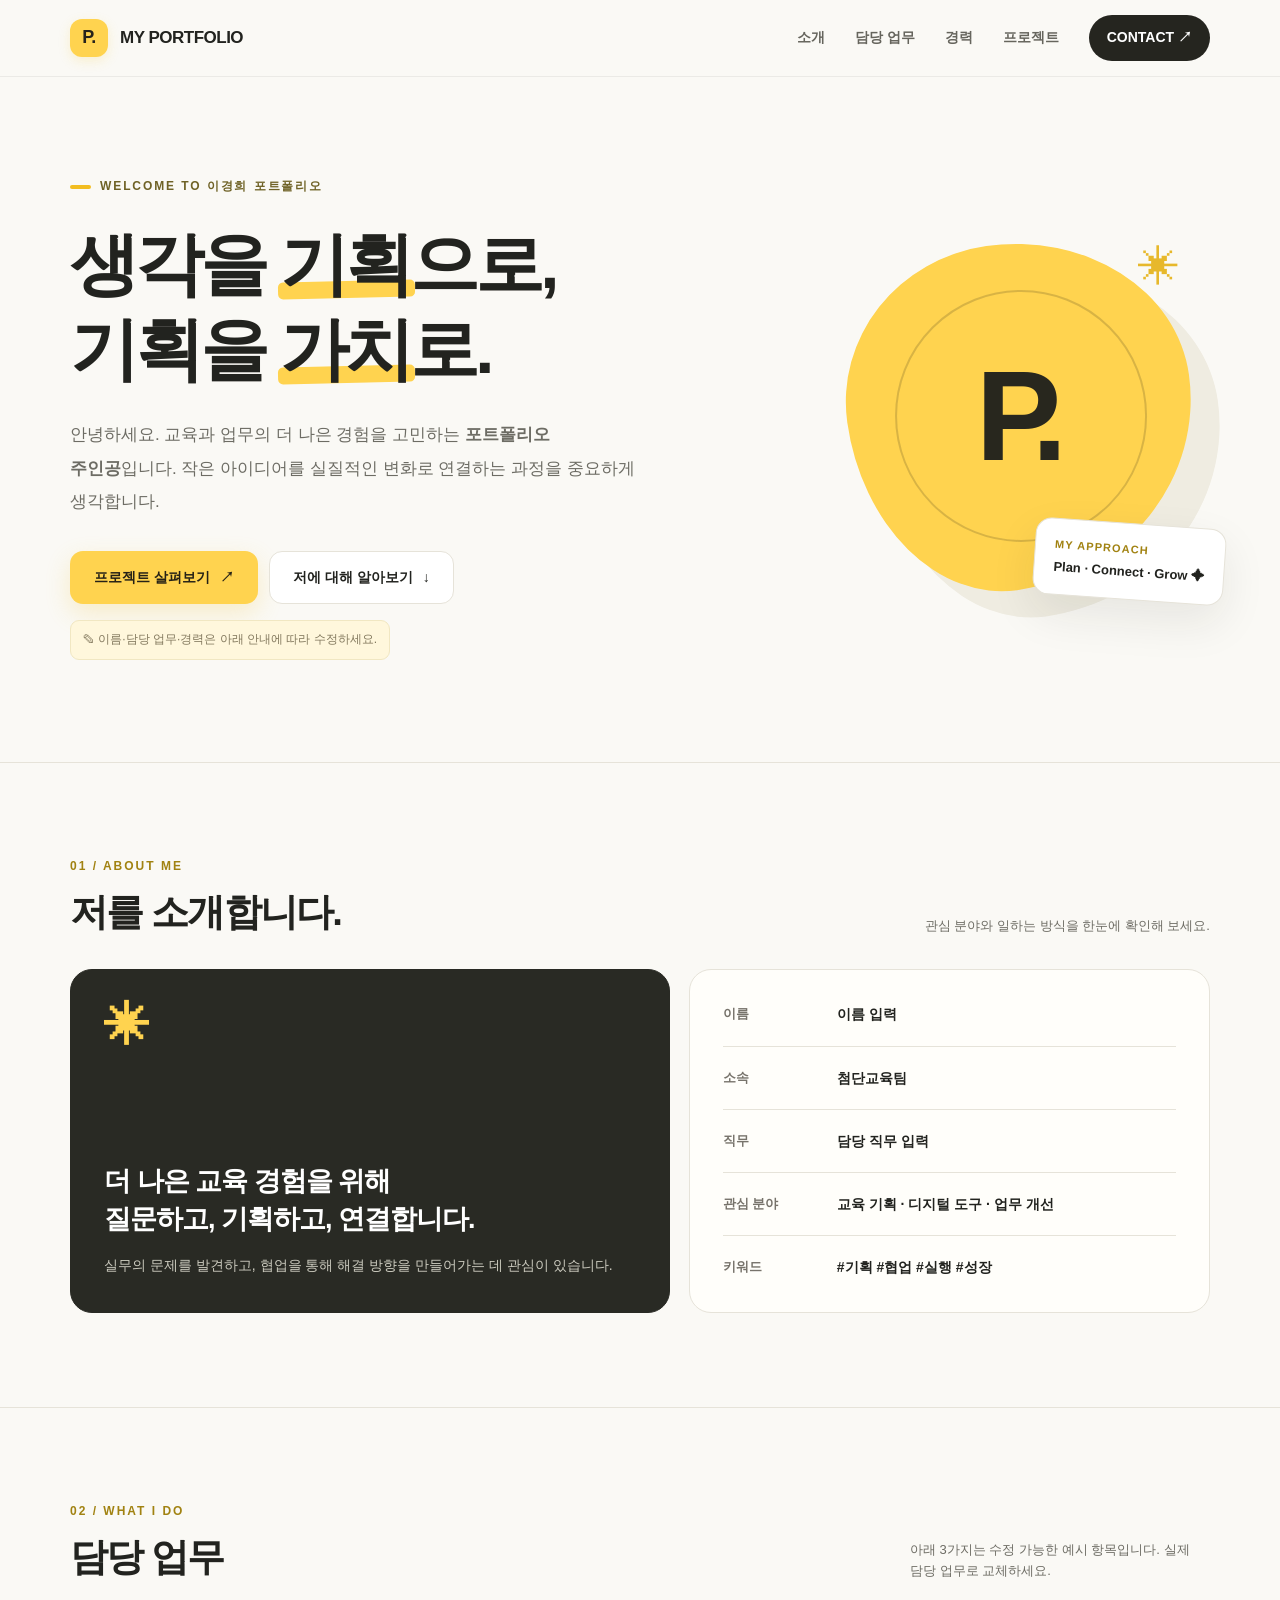
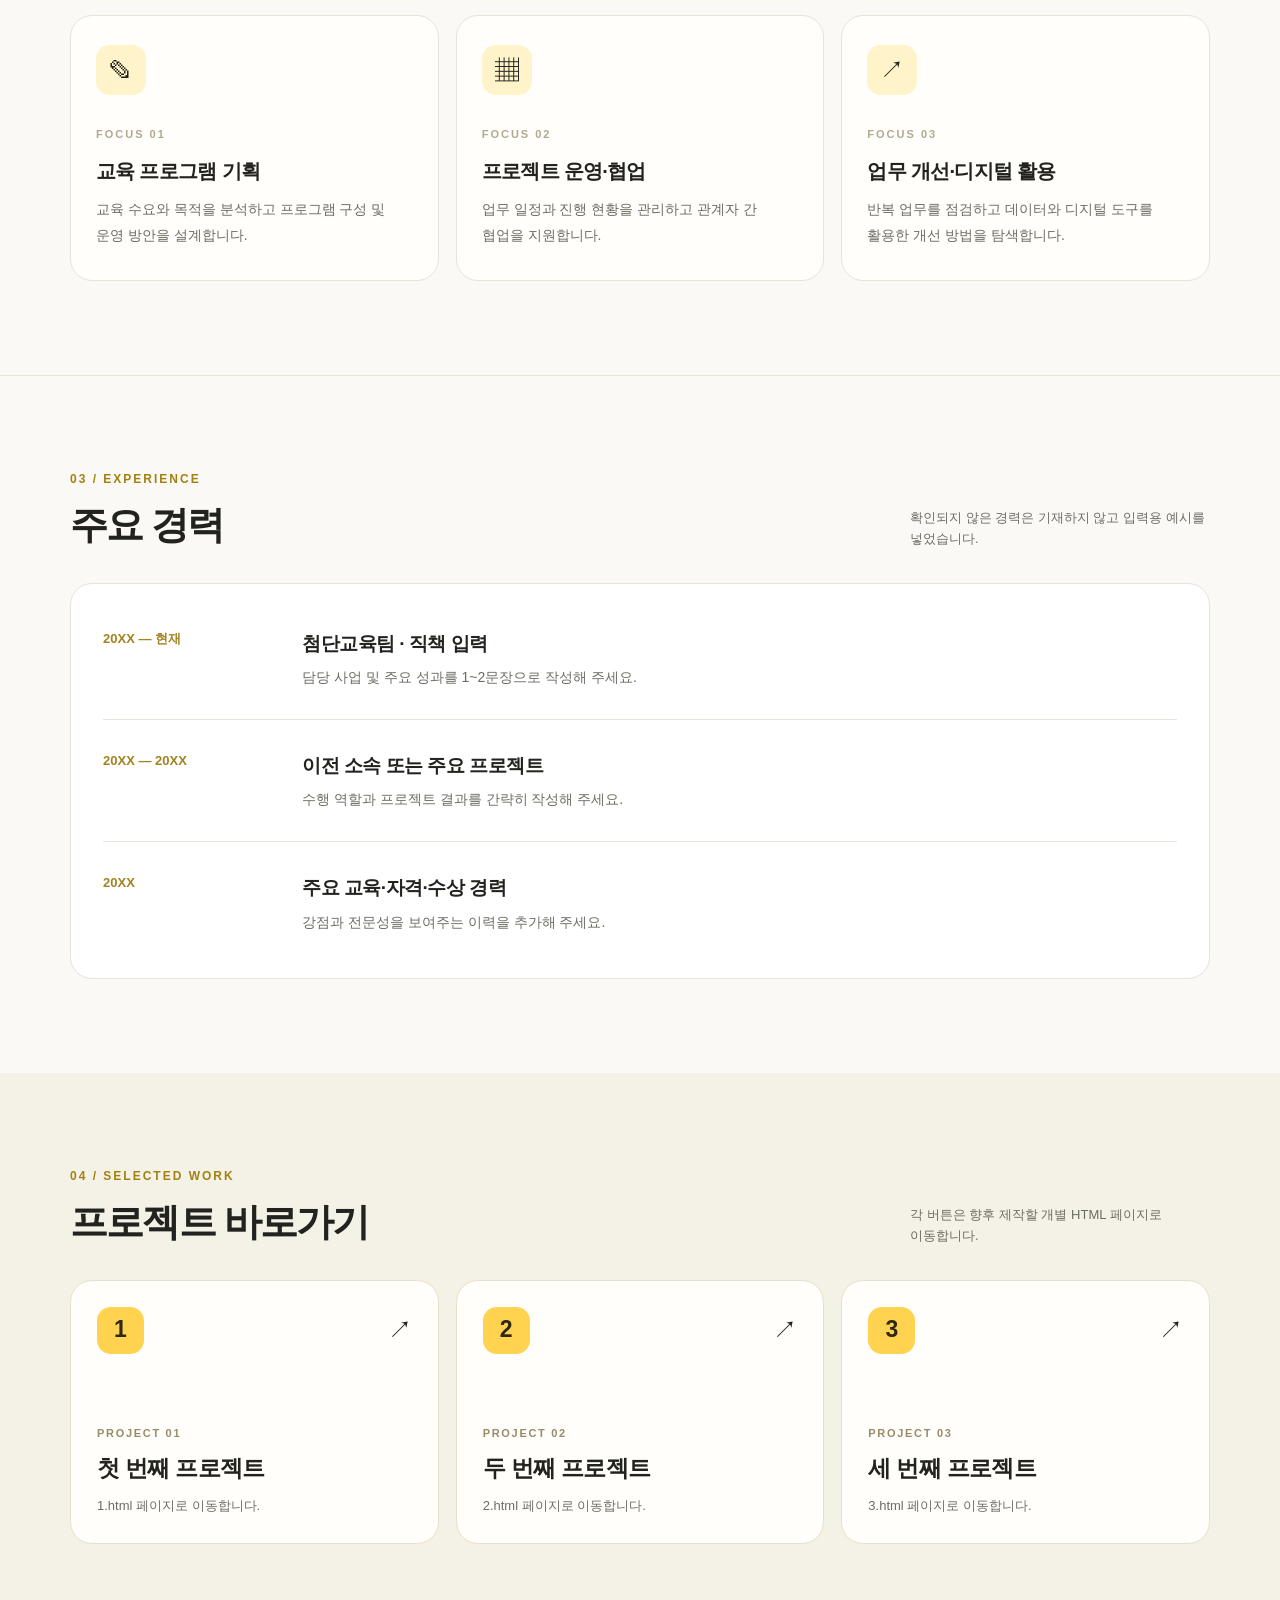
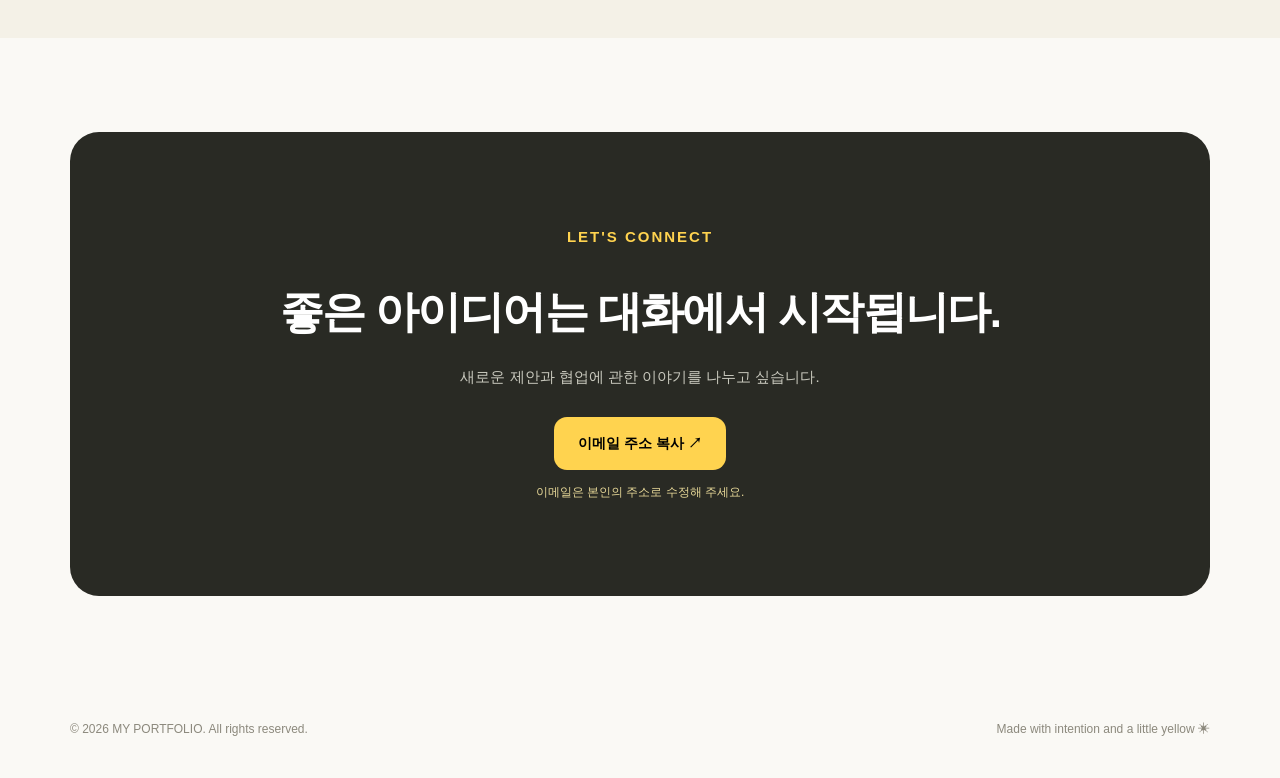
<file: index.html>
<!DOCTYPE html>
<html lang="ko">
<head>
  <meta charset="UTF-8" />
  <meta name="viewport" content="width=device-width, initial-scale=1.0" />
  <meta name="theme-color" content="#f8c948" />
  <meta name="description" content="교육의 가능성을 기획하고 실행하는 사람의 포트폴리오" />
  <title>Portfolio | 나의 포트폴리오</title>
  <style>
    :root { --bg:#faf9f5; --surface:#fffefa; --ink:#22231f; --sub:#6d6c64; --line:#e6e3d9; --yellow:#ffd34f; --yellow-strong:#f2bd20; --dark:#25251f; --radius:22px; }
    * { box-sizing:border-box; }
    html { scroll-behavior:smooth; }
    body { margin:0; background:var(--bg); color:var(--ink); font-family:Pretendard,"Noto Sans KR","Apple SD Gothic Neo",-apple-system,BlinkMacSystemFont,"Segoe UI",sans-serif; line-height:1.65; word-break:keep-all; }
    a { color:inherit; text-decoration:none; }
    button { font:inherit; }
    ::selection { background:#ffe58e; color:#1f1e17; }
    .wrap { width:min(1140px,calc(100% - 56px)); margin:auto; }
    .topbar { position:sticky; top:0; z-index:100; background:rgba(250,249,245,.88); backdrop-filter:blur(18px); border-bottom:1px solid rgba(40,40,30,.07); }
    .nav { min-height:76px; display:flex; align-items:center; justify-content:space-between; gap:24px; }
    .logo { display:flex; align-items:center; gap:12px; font-weight:850; font-size:17px; letter-spacing:-.5px; white-space:nowrap; }
    .logo-mark { display:grid; place-items:center; width:38px; height:38px; border-radius:12px; background:var(--yellow); color:#26231b; font-size:18px; font-weight:900; box-shadow:0 4px 12px #f5c93d35; }
    .navlinks { display:flex; align-items:center; gap:30px; font-size:14px; font-weight:700; color:#66655d; }
    .navlinks a { transition:color .2s; }
    .navlinks a:hover, .navlinks a:focus-visible { color:#141410; }
    .nav-cta { padding:11px 18px; border-radius:100px; background:var(--dark); color:#fff !important; transition:transform .18s,background .18s; }
    .nav-cta:hover { transform:translateY(-2px); background:#444133; }
    .hero { padding:94px 0 102px; position:relative; overflow:hidden; }
    .hero-grid { display:grid; grid-template-columns:1.3fr .7fr; align-items:center; gap:55px; }
    .eyebrow { display:inline-flex; align-items:center; gap:9px; font-weight:800; letter-spacing:1.9px; color:#6f6226; font-size:12px; text-transform:uppercase; }
    .eyebrow:before { content:""; display:inline-block; width:21px; height:4px; background:var(--yellow-strong); border-radius:5px; }
    h1,h2,h3,p { margin-top:0; }
    h1 { font-size:clamp(44px,5.4vw,75px); font-weight:850; line-height:1.23; letter-spacing:-4px; margin:25px 0 26px; }
    .highlight { position:relative; white-space:nowrap; z-index:0; }
    .highlight:after { content:""; position:absolute; left:-2px; right:-5px; height:17px; bottom:5px; background:var(--yellow); z-index:-1; border-radius:5px; transform:rotate(-1.3deg); }
    .hero-sub { max-width:590px; font-size:17px; line-height:1.95; color:var(--sub); margin-bottom:33px; }
    .hero-actions { display:flex; flex-wrap:wrap; gap:11px; }
    .btn { display:inline-flex; align-items:center; justify-content:center; gap:10px; padding:14px 23px; min-height:50px; border:1px solid transparent; border-radius:13px; font-weight:800; font-size:14px; transition:transform .18s,box-shadow .18s,background .18s; cursor:pointer; }
    .btn:hover { transform:translateY(-3px); }
    .btn:active { transform:translateY(0) scale(.98); }
    .btn-primary { background:var(--yellow); color:#252116; box-shadow:0 9px 25px #f3c3393d; }
    .btn-primary:hover { background:#ffca30; box-shadow:0 12px 30px #f3c33955; }
    .btn-outline { border-color:var(--line); background:#fff; }
    .btn-outline:hover { border-color:#c7b76a; }
    .hero-visual { min-height:405px; position:relative; display:grid; place-items:center; }
    .orb { width:min(100%,345px); aspect-ratio:1; background:var(--yellow); border-radius:47% 53% 58% 42%/45% 45% 55% 55%; position:relative; display:grid; place-items:center; transform:rotate(-8deg); box-shadow:25px 30px 0 #efece1; }
    .orb-inner { width:73%; aspect-ratio:1; border:2px solid #342d1930; border-radius:50%; display:grid; place-items:center; transform:rotate(8deg); }
    .monogram { font-size:clamp(90px,10vw,138px); letter-spacing:-13px; line-height:1; font-weight:900; color:#28271e; padding-right:12px; }
    .floating-note { position:absolute; right:-15px; bottom:18px; padding:16px 19px; background:#fff; border:1px solid var(--line); box-shadow:0 18px 45px #25251c16; border-radius:16px; transform:rotate(4deg); font-size:13px; font-weight:700; }
    .floating-note span { color:#a18211; display:block; font-size:11px; letter-spacing:1.1px; margin-bottom:3px; }
    .spark { position:absolute; top:20px; right:30px; font-size:42px; color:#e7b82b; }
    .divider { border:0; border-top:1px solid var(--line); margin:0; }
    section.section { padding:94px 0; scroll-margin-top:85px; }
    .section-head { display:flex; justify-content:space-between; align-items:end; gap:30px; margin-bottom:33px; }
    .section-label { color:#a18211; font-size:12px; font-weight:850; letter-spacing:2px; text-transform:uppercase; margin-bottom:10px; }
    .section-head h2 { font-size:clamp(29px,3vw,39px); letter-spacing:-1.8px; line-height:1.3; margin:0; }
    .section-note { font-size:13px; color:var(--sub); max-width:300px; margin:0; }
    .about-grid { display:grid; grid-template-columns:1.07fr .93fr; gap:19px; }
    .panel { padding:33px; background:var(--surface); border:1px solid var(--line); border-radius:var(--radius); }
    .about-main { background:#292a24; color:#fff; border-color:#292a24; min-height:275px; display:flex; flex-direction:column; justify-content:space-between; }
    .about-main .symbol { color:var(--yellow); font-size:46px; line-height:1; font-weight:900; }
    .about-main h3 { font-size:27px; letter-spacing:-1px; line-height:1.4; margin:20px 0 14px; }
    .about-main p { margin:0; color:#cbcabe; font-size:14px; line-height:1.9; }
    .info-list { display:grid; gap:20px; }
    .info-row { display:grid; grid-template-columns:96px 1fr; gap:18px; padding-bottom:19px; border-bottom:1px solid var(--line); font-size:14px; }
    .info-row:last-child { border:0; padding:0; }
    .info-row strong { color:#77736b; font-size:13px; }
    .info-row span { font-weight:750; }
    .work-grid { display:grid; grid-template-columns:repeat(3,minmax(0,1fr)); gap:17px; }
    .work-card { background:var(--surface); border:1px solid var(--line); border-radius:var(--radius); padding:29px 25px 31px; transition:transform .2s,border-color .2s,box-shadow .2s; }
    .work-card:hover { transform:translateY(-5px); border-color:#ebc756; box-shadow:0 14px 34px #27231a09; }
    .work-icon { display:grid; place-items:center; width:50px; height:50px; background:#fff3c9; border-radius:14px; font-size:24px; margin-bottom:25px; }
    .work-num { color:#b1a892; font-size:11px; font-weight:850; letter-spacing:2px; }
    .work-card h3 { font-size:20px; letter-spacing:-.7px; margin:9px 0; }
    .work-card p { margin:0; color:var(--sub); font-size:14px; line-height:1.85; }
    .career-box { background:#fff; border:1px solid var(--line); border-radius:var(--radius); padding:14px 32px; }
    .career-item { display:grid; grid-template-columns:172px 1fr; gap:27px; padding:30px 0; border-bottom:1px solid var(--line); }
    .career-item:last-child { border-bottom:none; }
    .career-time { font-size:13px; font-weight:850; color:#a18321; }
    .career-item h3 { font-size:19px; letter-spacing:-.5px; margin:0 0 7px; }
    .career-item p { color:var(--sub); font-size:14px; margin:0; }
    .project-section { background:#f4f1e7; }
    .projects { display:grid; grid-template-columns:repeat(3,minmax(0,1fr)); gap:17px; }
    .project { display:flex; flex-direction:column; padding:26px; border:1px solid #e7e0cc; background:#fffefa; border-radius:var(--radius); transition:transform .2s,box-shadow .2s,border-color .2s; min-height:264px; }
    .project:hover { transform:translateY(-6px); box-shadow:0 17px 33px #2d281013; border-color:#e7bd37; }
    .project:active { transform:translateY(-1px) scale(.99); }
    .project-top { display:flex; justify-content:space-between; align-items:center; }
    .project-number { display:grid; place-items:center; width:47px; height:47px; border-radius:14px; background:var(--yellow); color:#2e2817; font-size:23px; font-weight:900; }
    .project-arrow { font-size:24px; transition:transform .2s; }
    .project:hover .project-arrow { transform:translate(3px,-3px); }
    .project-body { margin-top:auto; padding-top:35px; }
    .project-body small { color:#988b69; font-size:11px; font-weight:850; letter-spacing:1.7px; }
    .project-body h3 { font-size:23px; letter-spacing:-.7px; margin:5px 0 7px; }
    .project-body p { font-size:13px; color:var(--sub); margin:0; }
    .contact { text-align:center; padding:93px 25px; background:#292a24; color:white; border-radius:29px; }
    .contact .section-label { color:var(--yellow); }
    .contact h2 { font-size:clamp(28px,3.7vw,44px); letter-spacing:-1.6px; margin:0 0 16px; }
    .contact p { font-size:15px; color:#c9c9be; margin:0 0 27px; }
    .contact .btn { background:var(--yellow); }
    footer { padding:30px 0 39px; display:flex; justify-content:space-between; align-items:center; gap:15px; font-size:12px; color:#8c897d; }
    .editable-note { font-size:12px; color:#83795e; display:inline-flex; align-items:center; gap:6px; padding:9px 12px; background:#fff7dc; border:1px solid #f1e7c2; border-radius:9px; margin-top:16px; }
    :focus-visible { outline:3px solid #d99e0b; outline-offset:4px; }
    @media(max-width:900px) { .hero-grid { gap:24px; } .hero-visual { min-height:330px; } .orb { max-width:285px; } .work-grid,.projects { gap:12px; } .work-card,.project { padding:23px 20px; } }
    @media(max-width:700px) { .wrap { width:min(100% - 36px,520px); } .nav { min-height:68px; } .logo { font-size:15px; } .navlinks { gap:12px; } .navlinks a:not(.nav-cta) { display:none; } .nav-cta { font-size:12px; padding:9px 13px; } .hero { padding:66px 0 69px; } .hero-grid { grid-template-columns:1fr; } h1 { letter-spacing:-2.7px; } .hero-sub { font-size:15px; } .hero-visual { min-height:275px; margin:18px 0 0; } .orb { max-width:245px; box-shadow:15px 19px 0 #efece1; } .monogram { font-size:95px; } .floating-note { bottom:0; right:0; } section.section { padding:68px 0; } .section-head { display:block; } .section-note { margin-top:12px; } .about-grid,.work-grid,.projects { grid-template-columns:1fr; } .panel { padding:26px; } .about-main { min-height:230px; } .work-card { min-height:0; } .work-icon { margin-bottom:17px; } .career-box { padding:4px 22px; } .career-item { grid-template-columns:1fr; gap:8px; padding:23px 0; } .project { min-height:205px; } .project-body { padding-top:23px; } .contact { padding:69px 20px; border-radius:22px; } footer { flex-direction:column; align-items:flex-start; } }
    @media(prefers-reduced-motion:reduce) { *,*:before,*:after { scroll-behavior:auto !important; transition:none !important; animation:none !important; } }
  </style>
</head>
<body>
  <header class="topbar">
    <nav class="wrap nav" aria-label="주 메뉴">
      <a class="logo" href="#home" aria-label="포트폴리오 홈"><span class="logo-mark">P.</span><span>MY PORTFOLIO</span></a>
      <div class="navlinks"><a href="#about">소개</a><a href="#work">담당 업무</a><a href="#career">경력</a><a href="#projects">프로젝트</a><a class="nav-cta" href="#contact">CONTACT ↗</a></div>
    </nav>
  </header>

  <main id="home">
    <section class="hero">
      <div class="wrap hero-grid">
        <div>
          <div class="eyebrow">WELCOME TO 이경희 포트폴리오</div>
          <h1>생각을 <span class="highlight">기획</span>으로,<br />기획을 <span class="highlight">가치</span>로.</h1>
          <p class="hero-sub">안녕하세요. 교육과 업무의 더 나은 경험을 고민하는 <strong>포트폴리오 주인공</strong>입니다. 작은 아이디어를 실질적인 변화로 연결하는 과정을 중요하게 생각합니다.</p>
          <div class="hero-actions"><a class="btn btn-primary" href="#projects">프로젝트 살펴보기 <span aria-hidden="true">↗</span></a><a class="btn btn-outline" href="#about">저에 대해 알아보기 <span aria-hidden="true">↓</span></a></div>
          <div class="editable-note">✎ 이름·담당 업무·경력은 아래 안내에 따라 수정하세요.</div>
        </div>
        <div class="hero-visual" aria-label="이니셜을 활용한 노란색 그래픽">
          <span class="spark" aria-hidden="true">✳</span>
          <div class="orb"><div class="orb-inner"><span class="monogram">P.</span></div></div>
          <div class="floating-note"><span>MY APPROACH</span>Plan · Connect · Grow ✦</div>
        </div>
      </div>
    </section>

    <hr class="divider" />
    <section class="section" id="about">
      <div class="wrap">
        <div class="section-head"><div><p class="section-label">01 / ABOUT ME</p><h2>저를 소개합니다.</h2></div><p class="section-note">관심 분야와 일하는 방식을 한눈에 확인해 보세요.</p></div>
        <div class="about-grid">
          <div class="panel about-main"><div class="symbol" aria-hidden="true">✳</div><div><h3>더 나은 교육 경험을 위해<br />질문하고, 기획하고, 연결합니다.</h3><p>실무의 문제를 발견하고, 협업을 통해 해결 방향을 만들어가는 데 관심이 있습니다.</p></div></div>
          <div class="panel"><div class="info-list"><div class="info-row"><strong>이름</strong><span>이름 입력</span></div><div class="info-row"><strong>소속</strong><span>첨단교육팀</span></div><div class="info-row"><strong>직무</strong><span>담당 직무 입력</span></div><div class="info-row"><strong>관심 분야</strong><span>교육 기획 · 디지털 도구 · 업무 개선</span></div><div class="info-row"><strong>키워드</strong><span>#기획 #협업 #실행 #성장</span></div></div></div>
        </div>
      </div>
    </section>

    <hr class="divider" />
    <section class="section" id="work">
      <div class="wrap">
        <div class="section-head"><div><p class="section-label">02 / WHAT I DO</p><h2>담당 업무</h2></div><p class="section-note">아래 3가지는 수정 가능한 예시 항목입니다. 실제 담당 업무로 교체하세요.</p></div>
        <div class="work-grid">
          <article class="work-card"><div class="work-icon" aria-hidden="true">✎</div><span class="work-num">FOCUS 01</span><h3>교육 프로그램 기획</h3><p>교육 수요와 목적을 분석하고 프로그램 구성 및 운영 방안을 설계합니다.</p></article>
          <article class="work-card"><div class="work-icon" aria-hidden="true">▦</div><span class="work-num">FOCUS 02</span><h3>프로젝트 운영·협업</h3><p>업무 일정과 진행 현황을 관리하고 관계자 간 협업을 지원합니다.</p></article>
          <article class="work-card"><div class="work-icon" aria-hidden="true">↗</div><span class="work-num">FOCUS 03</span><h3>업무 개선·디지털 활용</h3><p>반복 업무를 점검하고 데이터와 디지털 도구를 활용한 개선 방법을 탐색합니다.</p></article>
        </div>
      </div>
    </section>

    <hr class="divider" />
    <section class="section" id="career">
      <div class="wrap">
        <div class="section-head"><div><p class="section-label">03 / EXPERIENCE</p><h2>주요 경력</h2></div><p class="section-note">확인되지 않은 경력은 기재하지 않고 입력용 예시를 넣었습니다.</p></div>
        <div class="career-box">
          <div class="career-item"><div class="career-time">20XX — 현재</div><div><h3>첨단교육팀 · 직책 입력</h3><p>담당 사업 및 주요 성과를 1~2문장으로 작성해 주세요.</p></div></div>
          <div class="career-item"><div class="career-time">20XX — 20XX</div><div><h3>이전 소속 또는 주요 프로젝트</h3><p>수행 역할과 프로젝트 결과를 간략히 작성해 주세요.</p></div></div>
          <div class="career-item"><div class="career-time">20XX</div><div><h3>주요 교육·자격·수상 경력</h3><p>강점과 전문성을 보여주는 이력을 추가해 주세요.</p></div></div>
        </div>
      </div>
    </section>

    <section class="section project-section" id="projects">
      <div class="wrap">
        <div class="section-head"><div><p class="section-label">04 / SELECTED WORK</p><h2>프로젝트 바로가기</h2></div><p class="section-note">각 버튼은 향후 제작할 개별 HTML 페이지로 이동합니다.</p></div>
        <div class="projects">
          <a class="project" href="1.html" aria-label="프로젝트 1, 1.html로 이동"><div class="project-top"><span class="project-number">1</span><span class="project-arrow" aria-hidden="true">↗</span></div><div class="project-body"><small>PROJECT 01</small><h3>첫 번째 프로젝트</h3><p>1.html 페이지로 이동합니다.</p></div></a>
          <a class="project" href="2.html" aria-label="프로젝트 2, 2.html로 이동"><div class="project-top"><span class="project-number">2</span><span class="project-arrow" aria-hidden="true">↗</span></div><div class="project-body"><small>PROJECT 02</small><h3>두 번째 프로젝트</h3><p>2.html 페이지로 이동합니다.</p></div></a>
          <a class="project" href="3.html" aria-label="프로젝트 3, 3.html로 이동"><div class="project-top"><span class="project-number">3</span><span class="project-arrow" aria-hidden="true">↗</span></div><div class="project-body"><small>PROJECT 03</small><h3>세 번째 프로젝트</h3><p>3.html 페이지로 이동합니다.</p></div></a>
        </div>
      </div>
    </section>

    <section class="section" id="contact">
      <div class="wrap"><div class="contact"><p class="section-label">LET'S CONNECT</p><h2>좋은 아이디어는 대화에서 시작됩니다.</h2><p>새로운 제안과 협업에 관한 이야기를 나누고 싶습니다.</p><button type="button" class="btn" id="copyEmail" data-email="your-email@example.com">이메일 주소 복사 ↗</button><div id="copyStatus" role="status" aria-live="polite" style="font-size:12px;color:#e8d999;margin-top:13px;min-height:19px">이메일은 본인의 주소로 수정해 주세요.</div></div></div>
    </section>
  </main>

  <footer class="wrap"><span>© <span id="year">2026</span> MY PORTFOLIO. All rights reserved.</span><span>Made with intention and a little yellow ✳</span></footer>
  <script>
    document.getElementById('year').textContent = new Date().getFullYear();
    const copyButton = document.getElementById('copyEmail');
    const status = document.getElementById('copyStatus');
    copyButton.addEventListener('click', async () => {
      const email = copyButton.dataset.email;
      if (email === 'your-email@example.com') { status.textContent = 'HTML 파일에서 data-email 값을 실제 이메일로 변경해 주세요.'; return; }
      try { await navigator.clipboard.writeText(email); status.textContent = '이메일 주소가 복사되었습니다!'; copyButton.textContent = '복사 완료 ✓'; }
      catch (error) { status.textContent = '이메일 주소: ' + email; }
    });
  </script>
</body>
</html>
</file>
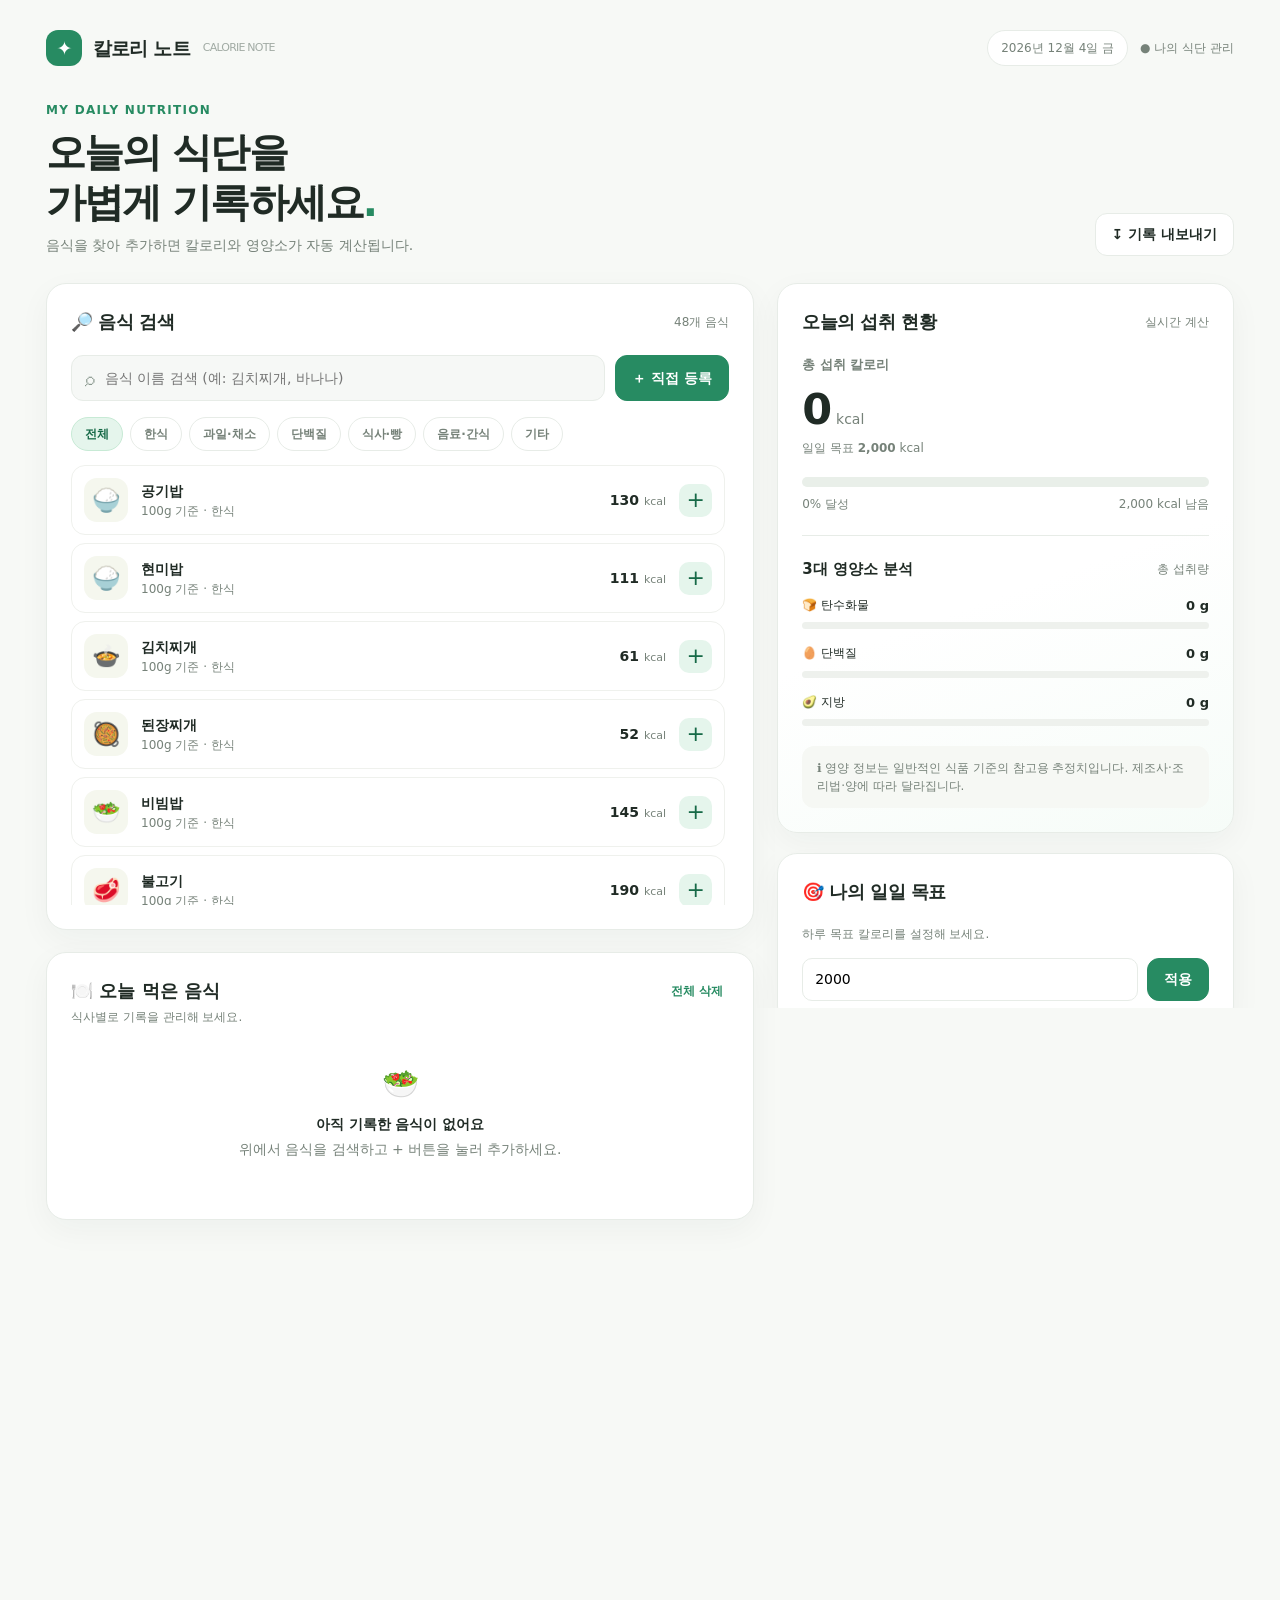
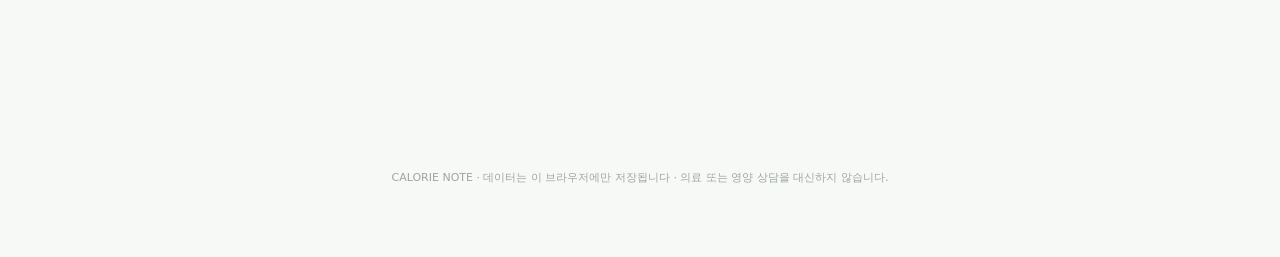
<file: 1.html>
<!DOCTYPE html>
<html lang="ko">
<head>
<meta charset="UTF-8" />
<meta name="viewport" content="width=device-width, initial-scale=1.0" />
<meta name="theme-color" content="#f8faf8" />
<title>칼로리 노트 | 음식 칼로리 계산기</title>
<style>
:root{--bg:#f7f9f6;--paper:#fff;--ink:#202b25;--sub:#768279;--line:#e7ece7;--accent:#278b62;--accent-d:#176a48;--accent-l:#e5f5ec;--orange:#f0a94e;--blue:#779adf;--shadow:0 10px 32px rgba(33,57,42,.045)}*{box-sizing:border-box}body{margin:0;background:var(--bg);color:var(--ink);font-family:Pretendard,'Apple SD Gothic Neo','Malgun Gothic',system-ui,sans-serif;font-size:14px;line-height:1.5}button,input,select{font:inherit}button{cursor:pointer}button:focus-visible,input:focus-visible,select:focus-visible{outline:3px solid #94d7b3;outline-offset:2px}.wrap{max-width:1240px;margin:auto;padding:30px 26px 70px}.top{display:flex;justify-content:space-between;align-items:center;margin-bottom:35px;gap:16px}.brand{display:flex;align-items:center;gap:11px;font-size:19px;font-weight:850;letter-spacing:-.8px}.logo{height:36px;width:36px;display:grid;place-items:center;background:var(--accent);color:#fff;border-radius:12px}.topright{display:flex;align-items:center;gap:12px;color:var(--sub)}.todaytag{padding:8px 13px;border:1px solid var(--line);border-radius:99px;background:white;font-size:12px}.hero{display:flex;justify-content:space-between;align-items:flex-end;gap:18px;margin-bottom:27px}.eyebrow{color:var(--accent);font-size:12px;font-weight:800;letter-spacing:1.3px}.hero h1{font-size:clamp(27px,3.3vw,40px);letter-spacing:-1.9px;line-height:1.25;margin:8px 0}.hero p{margin:0;color:var(--sub)}.btn{border:1px solid var(--line);background:white;color:var(--ink);padding:10px 16px;border-radius:12px;font-weight:750;transition:.15s}.btn:hover{transform:translateY(-1px);border-color:#9fcbaf}.btn:active{transform:scale(.97)}.btn.green{background:var(--accent);border-color:var(--accent);color:#fff}.btn.green:hover{background:var(--accent-d)}.layout{display:grid;grid-template-columns:minmax(0,1.55fr) minmax(320px,1fr);gap:23px;align-items:start}.card{background:var(--paper);border:1px solid var(--line);border-radius:20px;padding:24px;box-shadow:var(--shadow)}.sectionhead{display:flex;justify-content:space-between;align-items:center;margin-bottom:20px;gap:10px}.sectionhead h2{font-size:18px;letter-spacing:-.5px;margin:0}.muted{color:var(--sub);font-size:12px}.searchrow{display:flex;gap:10px}.searchbox{flex:1;display:flex;align-items:center;gap:8px;background:#f6f8f6;border:1px solid var(--line);padding:0 13px;border-radius:12px}.searchbox input{border:0;background:transparent;outline:0;min-width:0;width:100%;height:44px}.searchbox:focus-within{border-color:#74be95;background:#fff}.category{display:flex;gap:7px;overflow:auto;padding:16px 0 14px;scrollbar-width:thin}.chip{border:1px solid var(--line);border-radius:100px;padding:7px 13px;white-space:nowrap;background:#fff;color:var(--sub);font-size:12px;font-weight:700}.chip.active{background:var(--accent-l);border-color:#c7ead5;color:var(--accent-d)}.foods{display:grid;gap:8px;max-height:440px;overflow-y:auto;padding-right:4px}.food{display:flex;align-items:center;gap:13px;padding:12px;border:1px solid #eff1ed;border-radius:14px;transition:.15s}.food:hover{background:#f9fcfa;border-color:#cde7d7}.foodicon{flex:0 0 44px;height:44px;border-radius:13px;display:grid;place-items:center;background:#f5f7ee;font-size:23px}.foodinfo{flex:1;min-width:0}.foodname{font-weight:800;font-size:14px}.foodmeta{font-size:12px;color:var(--sub)}.foodcal{font-weight:850;white-space:nowrap;text-align:right}.foodcal span{font-weight:500;color:var(--sub);font-size:11px}.add{background:var(--accent-l);color:var(--accent-d);border:0;width:33px;height:33px;border-radius:10px;font-size:22px;line-height:1}.add:hover{background:#ccebd9}.lower{margin-top:22px}.mealhead{display:flex;justify-content:space-between;align-items:center;margin-bottom:16px}.mealhead h2{font-size:18px;margin:0}.smalllink{border:0;background:transparent;color:var(--accent);font-weight:750;font-size:12px}.mealgroup{margin:17px 0}.mealgroup-title{display:flex;justify-content:space-between;color:var(--sub);font-size:12px;font-weight:750;margin-bottom:9px}.entry{display:grid;grid-template-columns:minmax(0,1fr) auto auto;align-items:center;gap:10px;border-top:1px solid #f1f3f0;padding:11px 0}.entry-title{font-weight:750}.entry-sub{color:var(--sub);font-size:11px}.entry-cal{font-weight:800;min-width:58px;text-align:right}.delete{border:0;background:#fff0ef;color:#bf645c;border-radius:8px;width:27px;height:27px;font-size:17px}.summary{position:sticky;top:20px}.summary .card+.card{margin-top:20px}.summarycard{background:linear-gradient(160deg,#fff 55%,#f6fcf8)}.metriclabel{font-size:13px;color:var(--sub);font-weight:750}.metricmain{display:flex;align-items:baseline;gap:6px;margin:9px 0 0}.metricmain strong{font-size:43px;letter-spacing:-2px;line-height:1.2}.metricmain span{color:var(--sub)}.goaltext{color:var(--sub);font-size:12px;margin-top:4px}.progress{background:#e9efe9;height:10px;border-radius:99px;overflow:hidden;margin:20px 0 8px}.progress>div{height:100%;width:0;background:var(--accent);transition:width .3s;border-radius:99px}.progresslabels{display:flex;justify-content:space-between;color:var(--sub);font-size:12px}.divider{height:1px;background:var(--line);margin:22px 0}.macrohead{display:flex;justify-content:space-between;align-items:center;margin-bottom:15px}.macrohead h3{margin:0;font-size:15px}.macrorow{margin-bottom:15px}.macrolabel{display:flex;justify-content:space-between;margin-bottom:7px;font-size:12px}.macrolabel b{font-size:13px}.bar{height:7px;background:#eef1ed;border-radius:99px;overflow:hidden}.bar>div{height:100%;width:0;border-radius:99px;transition:width .3s}.carbs{background:#eeb257}.protein{background:#72a18d}.fat{background:#8299d5}.goalrow{display:flex;gap:9px;margin-top:15px}.goalrow input{min-width:0;flex:1;border:1px solid var(--line);padding:10px 12px;border-radius:10px;width:100%}.goalrow button{flex:none}.note{padding:13px 15px;background:#f6f8f4;border-radius:12px;color:var(--sub);font-size:12px;margin-top:20px}.empty{text-align:center;color:var(--sub);padding:35px 12px}.emptysym{font-size:30px;margin-bottom:8px}.empty strong{display:block;color:var(--ink);margin-bottom:4px}.foot{text-align:center;margin-top:30px;color:#9ca79f;font-size:11px}.overlay{position:fixed;inset:0;background:#1b2821a8;display:none;align-items:center;justify-content:center;padding:18px;z-index:20}.overlay.show{display:flex}.modal{width:min(100%,440px);max-height:92vh;overflow:auto;background:white;border-radius:22px;padding:26px;box-shadow:0 25px 60px #0002}.modalhead{display:flex;align-items:center;justify-content:space-between;margin-bottom:18px}.modalhead h2{margin:0;font-size:20px}.close{border:0;background:#f3f5f3;border-radius:8px;width:32px;height:32px;font-size:19px}.field{margin:12px 0}.field label{display:block;font-size:12px;font-weight:800;margin-bottom:6px}.field input,.field select{width:100%;border-radius:10px;border:1px solid var(--line);background:white;padding:12px}.two{display:grid;grid-template-columns:1fr 1fr;gap:12px}.formbuttons{display:flex;gap:9px;margin-top:22px}.formbuttons .btn{flex:1}.preview{border-radius:12px;background:var(--accent-l);padding:13px;color:var(--accent-d);margin-top:15px;display:flex;justify-content:space-between;align-items:center}.preview strong{font-size:21px}.toast{position:fixed;bottom:24px;left:50%;transform:translate(-50%,20px);background:#243e2f;color:white;padding:12px 18px;border-radius:12px;opacity:0;pointer-events:none;transition:.25s;z-index:40;box-shadow:0 9px 25px #0002}.toast.show{transform:translate(-50%,0);opacity:1}@media(max-width:850px){.layout{grid-template-columns:1fr}.summary{position:static;display:grid;grid-template-columns:1fr 1fr;gap:18px}.summary .card+.card{margin:0}.wrap{padding:22px 17px 45px}.hero h1{font-size:30px}}@media(max-width:600px){.top{margin-bottom:28px}.topright .todaytag{display:none}.hero{align-items:flex-start;flex-direction:column}.hero h1{font-size:29px}.layout{gap:16px}.summary{display:block}.summary .card+.card{margin-top:16px}.card{padding:19px;border-radius:17px}.searchrow{flex-wrap:wrap}.searchrow .btn{width:100%}.food{padding:10px;gap:8px}.foodicon{flex-basis:38px;height:38px;font-size:20px}.foodcal{font-size:12px}.foodcal span{font-size:10px}.metricmain strong{font-size:38px}.two{grid-template-columns:1fr 1fr}}
.exercise-card{margin-top:20px}.exercise-controls{display:grid;grid-template-columns:1fr 1fr;gap:10px;margin:14px 0}.exercise-controls label{display:block;font-size:12px;font-weight:750;color:var(--sub);margin-bottom:6px}.exercise-controls input,.exercise-controls select,.exercise-custom input{width:100%;min-width:0;border:1px solid var(--line);border-radius:11px;background:#fff;padding:10px 11px;color:var(--ink)}.exercise-custom{display:none;margin-bottom:12px}.exercise-custom.show{display:block}.exercise-target{border-radius:13px;background:#edf7f0;padding:14px;margin:13px 0 16px;display:flex;justify-content:space-between;align-items:center;gap:12px}.exercise-target span{font-size:12px;color:var(--accent-d)}.exercise-target strong{font-size:22px;letter-spacing:-.6px;color:var(--accent-d);white-space:nowrap}.exercise-list{display:grid;gap:9px}.exercise-item{display:flex;align-items:center;gap:10px;border:1px solid var(--line);border-radius:13px;padding:12px}.exercise-emoji{height:40px;width:40px;display:grid;place-items:center;background:#f3f7f3;border-radius:12px;font-size:21px;flex:none}.exercise-detail{flex:1;min-width:0}.exercise-name{font-weight:800}.exercise-rate{font-size:11px;color:var(--sub)}.exercise-min{font-size:19px;font-weight:850;letter-spacing:-.6px;white-space:nowrap}.exercise-min small{font-size:11px;font-weight:500;color:var(--sub);letter-spacing:0}.exercise-disclaimer{font-size:11px;color:var(--sub);margin-top:14px;line-height:1.65}@media(max-width:850px){.exercise-card{margin-top:0!important}.summary{grid-template-columns:1fr 1fr}.exercise-card{grid-column:1/-1}}@media(max-width:600px){.exercise-card{margin-top:16px!important}.exercise-controls{grid-template-columns:1fr 1fr}}
</style>
</head>
<body>
<div class="wrap">
<header class="top"><div class="brand"><div class="logo">✦</div>칼로리 노트<span style="color:#a1aba4;font-weight:400;font-size:11px;margin-left:2px">CALORIE NOTE</span></div><div class="topright"><span class="todaytag" id="dateTag"></span><span style="font-size:12px">● 나의 식단 관리</span></div></header>
<section class="hero"><div><div class="eyebrow">MY DAILY NUTRITION</div><h1>오늘의 식단을<br>가볍게 기록하세요<span style="color:var(--accent)">.</span></h1><p>음식을 찾아 추가하면 칼로리와 영양소가 자동 계산됩니다.</p></div><button class="btn" id="exportBtn">↧ 기록 내보내기</button></section>
<main class="layout"><div>
<section class="card"><div class="sectionhead"><h2>🔎 음식 검색</h2><span class="muted" id="foodCount"></span></div><div class="searchrow"><div class="searchbox"><span style="color:#88978d;font-size:19px">⌕</span><input id="searchInput" placeholder="음식 이름 검색 (예: 김치찌개, 바나나)" aria-label="음식 검색" autocomplete="off" /></div><button class="btn green" id="customFoodBtn">＋ 직접 등록</button></div><div class="category" id="categories" aria-label="음식 카테고리"></div><div class="foods" id="foodList" aria-live="polite"></div></section>
<section class="card lower"><div class="mealhead"><h2>🍽️ 오늘 먹은 음식</h2><button class="smalllink" id="clearBtn">전체 삭제</button></div><div class="muted" style="margin-top:-12px">식사별로 기록을 관리해 보세요.</div><div id="mealList"></div></section>
</div><aside class="summary"><section class="card summarycard"><div class="sectionhead"><h2>오늘의 섭취 현황</h2><span class="muted">실시간 계산</span></div><div class="metriclabel">총 섭취 칼로리</div><div class="metricmain"><strong id="totalKcal">0</strong><span>kcal</span></div><div class="goaltext">일일 목표 <b id="goalDisplay">2,000</b> kcal</div><div class="progress"><div id="goalBar"></div></div><div class="progresslabels"><span id="goalPercent">0% 달성</span><span id="remaining">2,000 kcal 남음</span></div><div class="divider"></div><div class="macrohead"><h3>3대 영양소 분석</h3><span class="muted">총 섭취량</span></div><div class="macrorow"><div class="macrolabel"><span>🍞 탄수화물</span><b id="carbText">0 g</b></div><div class="bar"><div class="carbs" id="carbBar"></div></div></div><div class="macrorow"><div class="macrolabel"><span>🥚 단백질</span><b id="proteinText">0 g</b></div><div class="bar"><div class="protein" id="proteinBar"></div></div></div><div class="macrorow"><div class="macrolabel"><span>🥑 지방</span><b id="fatText">0 g</b></div><div class="bar"><div class="fat" id="fatBar"></div></div></div><div class="note">ℹ️ 영양 정보는 일반적인 식품 기준의 참고용 추정치입니다. 제조사·조리법·양에 따라 달라집니다.</div></section><section class="card"><div class="sectionhead"><h2>🎯 나의 일일 목표</h2></div><div class="muted">하루 목표 칼로리를 설정해 보세요.</div><div class="goalrow"><input type="number" id="goalInput" min="100" max="10000" step="50" aria-label="목표 칼로리" /><button class="btn green" id="saveGoalBtn">적용</button></div></section><section class="card exercise-card" id="exerciseCard"><div class="sectionhead"><h2>🏃 운동으로 칼로리 소모하기</h2><span class="muted">예상 운동 시간</span></div><p class="muted" style="margin:-9px 0 5px">섭취 칼로리를 운동으로 소모하려면 얼마나 움직여야 할까요?</p><div class="exercise-controls"><div><label for="exerciseWeight">나의 체중 (kg)</label><input id="exerciseWeight" type="number" min="20" max="300" step="0.5" inputmode="decimal" value="65"></div><div><label for="exerciseMode">계산 기준</label><select id="exerciseMode"><option value="total">오늘 섭취 칼로리</option><option value="over">목표 초과 칼로리</option><option value="custom">직접 입력</option></select></div></div><div class="exercise-custom" id="exerciseCustomWrap"><label class="muted" for="exerciseCustomKcal" style="display:block;margin-bottom:6px">소모하고 싶은 칼로리 (kcal)</label><input id="exerciseCustomKcal" type="number" min="0" max="50000" step="10" value="300" inputmode="numeric"></div><div class="exercise-target"><span id="exerciseTargetLabel">오늘 섭취 기준</span><strong id="exerciseTargetKcal">0 kcal</strong></div><div class="exercise-list" id="exerciseList" aria-live="polite"></div><div class="exercise-disclaimer">* 체중과 운동 강도에 따른 MET 기반 추정치입니다. 개인의 체력·속도·휴식 시간에 따라 실제 소모량은 다릅니다. 식사량을 운동으로 모두 상쇄할 필요는 없습니다.</div></section></aside></main><footer class="foot">CALORIE NOTE · 데이터는 이 브라우저에만 저장됩니다 · 의료 또는 영양 상담을 대신하지 않습니다.</footer></div>
<div class="overlay" id="addOverlay" role="dialog" aria-modal="true" aria-labelledby="addTitle"><div class="modal"><div class="modalhead"><h2 id="addTitle">음식 추가</h2><button class="close" data-close aria-label="닫기">×</button></div><div style="color:var(--sub);font-size:12px" id="selectedInfo"></div><div class="field"><label for="quantity">섭취량 (g)</label><input id="quantity" type="number" min="1" max="10000" step="1" value="100" /></div><div class="field"><label for="mealType">식사 구분</label><select id="mealType"><option>아침</option><option>점심</option><option>저녁</option><option>간식</option></select></div><div class="preview"><span>예상 섭취 칼로리</span><strong id="previewKcal">0 kcal</strong></div><div class="formbuttons"><button class="btn" data-close>취소</button><button class="btn green" id="confirmAdd">식단에 추가</button></div></div></div>
<div class="overlay" id="customOverlay" role="dialog" aria-modal="true" aria-labelledby="customTitle"><form class="modal" id="customForm"><div class="modalhead"><h2 id="customTitle">내 음식 직접 등록</h2><button class="close" type="button" data-close aria-label="닫기">×</button></div><div class="field"><label for="customName">음식 이름</label><input id="customName" maxlength="50" required placeholder="예: 집에서 만든 샌드위치" /></div><div class="two"><div class="field"><label for="customKcal">열량 (100g당 kcal)</label><input id="customKcal" type="number" min="0" max="1000" step="0.1" required placeholder="예: 230" /></div><div class="field"><label for="customCat">카테고리</label><select id="customCat"><option>한식</option><option>과일·채소</option><option>단백질</option><option>식사·빵</option><option>음료·간식</option><option>기타</option></select></div></div><div class="two"><div class="field"><label for="customCarb">탄수화물 (g / 100g)</label><input id="customCarb" type="number" min="0" max="100" step="0.1" value="0" required /></div><div class="field"><label for="customProtein">단백질 (g / 100g)</label><input id="customProtein" type="number" min="0" max="100" step="0.1" value="0" required /></div></div><div class="field"><label for="customFat">지방 (g / 100g)</label><input id="customFat" type="number" min="0" max="100" step="0.1" value="0" required /></div><div class="formbuttons"><button class="btn" type="button" data-close>취소</button><button class="btn green" type="submit">등록하고 선택하기</button></div></form></div><div class="toast" id="toast" role="status"></div>
<script>
'use strict';
// 모든 영양 값은 100g당 대략적인 참고치입니다.
const foods=[
['공기밥','한식','🍚',130,28.6,2.4,.3],['현미밥','한식','🍚',111,23.5,2.6,.9],['김치찌개','한식','🍲',61,3.9,4.2,3.2],['된장찌개','한식','🥘',52,4.1,3.6,2.5],['비빔밥','한식','🥗',145,22.8,5.7,3.5],['불고기','한식','🥩',190,9.5,16,9.5],['제육볶음','한식','🥩',205,8,15,12.5],['김밥','한식','🍙',165,25,5.5,4.8],['떡볶이','한식','🍢',180,36,3.4,2.5],['잡채','한식','🍜',155,25,3.1,4.9],['삼겹살 구이','한식','🥓',385,0,17,34],['미역국','한식','🍵',29,2.2,2.3,1.2],['계란찜','한식','🥚',103,2.5,9,6],['김치','한식','🥬',25,4.1,1.8,.5],['닭가슴살','단백질','🍗',165,0,31,3.6],['삶은 달걀','단백질','🥚',155,1.1,13,11],['두부','단백질','⬜',80,1.9,8.5,4.2],['연어','단백질','🐟',208,0,20,13],['참치(물에 담근)','단백질','🐟',116,0,26,1],['소고기 안심','단백질','🥩',170,0,23,8],['그릭요거트(무가당)','단백질','🥛',97,3.9,9,5],['바나나','과일·채소','🍌',89,22.8,1.1,.3],['사과','과일·채소','🍎',52,13.8,.3,.2],['딸기','과일·채소','🍓',32,7.7,.7,.3],['블루베리','과일·채소','🫐',57,14.5,.7,.3],['귤','과일·채소','🍊',47,12,.9,.1],['수박','과일·채소','🍉',30,7.6,.6,.2],['아보카도','과일·채소','🥑',160,8.5,2,14.7],['브로콜리','과일·채소','🥦',34,6.6,2.8,.4],['방울토마토','과일·채소','🍅',18,3.9,.9,.2],['고구마(찐)','식사·빵','🍠',130,30.3,1.4,.2],['감자(삶은)','식사·빵','🥔',87,20,1.9,.1],['식빵','식사·빵','🍞',265,49,9,3.2],['크루아상','식사·빵','🥐',406,45.8,8.2,21],['오트밀(건조)','식사·빵','🥣',389,66,16.9,6.9],['스파게티(조리)','식사·빵','🍝',158,30.9,5.8,.9],['피자','식사·빵','🍕',266,33,11,10],['햄버거','식사·빵','🍔',250,30,13,9],['아메리카노(무가당)','음료·간식','☕',2,0,.2,0],['카페라떼(무가당)','음료·간식','🥛',45,4.7,3.1,2],['우유','음료·간식','🥛',61,4.8,3.2,3.3],['오렌지주스','음료·간식','🧃',45,10.4,.7,.2],['콜라','음료·간식','🥤',42,10.6,0,0],['아몬드','음료·간식','🥜',579,21.6,21.2,49.9],['초콜릿','음료·간식','🍫',535,59.4,7.7,29.7],['감자칩','음료·간식','🍟',536,52.9,7,34.6],['아이스크림','음료·간식','🍦',207,24,3.5,11],['단백질바','음료·간식','🍫',350,35,30,10]
].map((f,i)=>({id:'base-'+i,name:f[0],cat:f[1],icon:f[2],kcal:f[3],carb:f[4],protein:f[5],fat:f[6]}));
const $=s=>document.querySelector(s), fmt=n=>Math.round(n).toLocaleString('ko-KR'), one=n=>(Math.round(n*10)/10).toLocaleString('ko-KR');const today=()=>{const d=new Date();return [d.getFullYear(),String(d.getMonth()+1).padStart(2,'0'),String(d.getDate()).padStart(2,'0')].join('-')};const key='calorie-note-v1';let store;try{store=JSON.parse(localStorage.getItem(key))||{}}catch{store={}};if(!store||typeof store!=='object')store={};store.days=store.days&&typeof store.days==='object'?store.days:{};store.custom=Array.isArray(store.custom)?store.custom:[];store.goal=Number(store.goal)>0?Number(store.goal):2000;store.weight=Number(store.weight)>=20&&Number(store.weight)<=300?Number(store.weight):65;let day=today(),filter='전체',selected=null;const meals=['아침','점심','저녁','간식'];const allFoods=()=>[...foods,...store.custom];const entries=()=>store.days[day]||[];function persist(){try{localStorage.setItem(key,JSON.stringify(store))}catch{toast('저장 공간이 부족하거나 브라우저 저장이 제한되었습니다.')}}function toast(msg){const el=$('#toast');el.textContent=msg;el.classList.add('show');clearTimeout(toast.t);toast.t=setTimeout(()=>el.classList.remove('show'),2400)}function escapeHtml(s){return String(s).replace(/[&<>"']/g,ch=>({'&':'&amp;','<':'&lt;','>':'&gt;','"':'&quot;',"'":'&#39;'}[ch]))}function renderFoods(){const term=$('#searchInput').value.trim().toLocaleLowerCase();const list=allFoods().filter(f=>(filter==='전체'||f.cat===filter)&&f.name.toLocaleLowerCase().includes(term));$('#foodCount').textContent=list.length+'개 음식';$('#foodList').innerHTML=list.length?list.map(f=>`<div class="food"><div class="foodicon">${f.icon}</div><div class="foodinfo"><div class="foodname">${escapeHtml(f.name)}</div><div class="foodmeta">100g 기준 · ${escapeHtml(f.cat)}</div></div><div class="foodcal">${fmt(f.kcal)} <span>kcal</span></div><button class="add" data-add="${escapeHtml(f.id)}" aria-label="${escapeHtml(f.name)} 추가">+</button></div>`).join(''):'<div class="empty"><div class="emptysym">🔎</div><strong>검색 결과가 없어요</strong>다른 이름으로 검색하거나 음식을 직접 등록해 보세요.</div>'}function renderCategories(){const names=['전체','한식','과일·채소','단백질','식사·빵','음료·간식','기타'];$('#categories').innerHTML=names.map(n=>`<button class="chip ${filter===n?'active':''}" data-category="${n}">${n}</button>`).join('')}function totals(){return entries().reduce((a,e)=>{for(const k of ['kcal','carb','protein','fat'])a[k]+=Number(e[k]||0)*e.qty/100;return a},{kcal:0,carb:0,protein:0,fat:0})}function renderSummary(){const t=totals(),goal=store.goal,pct=t.kcal/goal*100;$('#totalKcal').textContent=fmt(t.kcal);$('#goalDisplay').textContent=fmt(goal);$('#goalBar').style.width=Math.min(100,pct)+'%';$('#goalBar').style.background=pct>100?'#eaa15f':'var(--accent)';$('#goalPercent').textContent=Math.round(pct)+'% 달성';$('#remaining').textContent=t.kcal>goal?fmt(t.kcal-goal)+' kcal 초과':fmt(goal-t.kcal)+' kcal 남음';for(const [k,den] of [['carb',goal*.5/4],['protein',goal*.2/4],['fat',goal*.3/9]]){$('#'+k+'Text').textContent=one(t[k])+' g';$('#'+k+'Bar').style.width=Math.min(100,t[k]/den*100)+'%'}$('#goalInput').value=store.goal;renderExercise()}function renderMeals(){const all=entries();if(!all.length){$('#mealList').innerHTML='<div class="empty"><div class="emptysym">🥗</div><strong>아직 기록한 음식이 없어요</strong>위에서 음식을 검색하고 + 버튼을 눌러 추가하세요.</div>';return}$('#mealList').innerHTML=meals.map(meal=>{const items=all.filter(e=>e.meal===meal);if(!items.length)return '';return `<div class="mealgroup"><div class="mealgroup-title"><span>${meal} · ${items.length}개</span><span>${fmt(items.reduce((s,e)=>s+e.kcal*e.qty/100,0))} kcal</span></div>${items.map(e=>`<div class="entry"><div><div class="entry-title">${escapeHtml(e.name)}</div><div class="entry-sub">${one(e.qty)}g 섭취</div></div><div class="entry-cal">${fmt(e.kcal*e.qty/100)} kcal</div><button class="delete" data-delete="${escapeHtml(e.entryId)}" aria-label="${escapeHtml(e.name)} 삭제">×</button></div>`).join('')}</div>`}).join('')}function render(){renderCategories();renderFoods();renderMeals();renderSummary()}function openModal(id){$(id).classList.add('show');document.body.style.overflow='hidden';const input=$(id+' input');if(input)setTimeout(()=>input.focus(),50)}function closeModals(){document.querySelectorAll('.overlay').forEach(x=>x.classList.remove('show'));document.body.style.overflow=''}function preview(){if(!selected)return;const qty=Math.max(0,Number($('#quantity').value)||0);$('#previewKcal').textContent=fmt(selected.kcal*qty/100)+' kcal'}function selectFood(id){selected=allFoods().find(f=>f.id===id);if(!selected)return;$('#selectedInfo').textContent=selected.name+' · 100g당 '+fmt(selected.kcal)+' kcal';$('#quantity').value='100';$('#mealType').value='점심';preview();openModal('#addOverlay')}$('#categories').addEventListener('click',e=>{const b=e.target.closest('[data-category]');if(!b)return;filter=b.dataset.category;renderCategories();renderFoods()});$('#foodList').addEventListener('click',e=>{const b=e.target.closest('[data-add]');if(b)selectFood(b.dataset.add)});$('#searchInput').addEventListener('input',renderFoods);$('#quantity').addEventListener('input',preview);$('#confirmAdd').addEventListener('click',()=>{const qty=Number($('#quantity').value);if(!selected||!Number.isFinite(qty)||qty<=0||qty>10000){toast('섭취량을 1~10,000g으로 입력해 주세요.');return}const entry={...selected,qty,meal:$('#mealType').value,entryId:'e-'+Date.now()+'-'+Math.random().toString(36).slice(2)};store.days[day]??=[];store.days[day].push(entry);persist();render();closeModals();toast(selected.name+' 기록 완료')});$('#mealList').addEventListener('click',e=>{const b=e.target.closest('[data-delete]');if(!b)return;store.days[day]=entries().filter(x=>x.entryId!==b.dataset.delete);persist();render();toast('기록을 삭제했습니다.')});$('#clearBtn').addEventListener('click',()=>{if(!entries().length){toast('삭제할 기록이 없습니다.');return}if(confirm('오늘 기록한 음식을 모두 삭제할까요?')){store.days[day]=[];persist();render();toast('오늘의 기록을 삭제했습니다.')}});$('#saveGoalBtn').addEventListener('click',()=>{const v=Number($('#goalInput').value);if(!Number.isFinite(v)||v<100||v>10000){toast('목표는 100~10,000 kcal로 입력해 주세요.');return}store.goal=v;persist();renderSummary();toast('일일 목표를 변경했습니다.')});$('#customFoodBtn').addEventListener('click',()=>openModal('#customOverlay'));$('#customForm').addEventListener('submit',e=>{e.preventDefault();const name=$('#customName').value.trim(),kcal=Number($('#customKcal').value),carb=Number($('#customCarb').value),protein=Number($('#customProtein').value),fat=Number($('#customFat').value);if(!name||![kcal,carb,protein,fat].every(Number.isFinite)||kcal<0||kcal>1000||[carb,protein,fat].some(v=>v<0||v>100)){toast('유효한 이름과 영양 정보를 입력해 주세요.');return}const f={id:'custom-'+Date.now()+'-'+Math.random().toString(36).slice(2),name,cat:$('#customCat').value,icon:'🍽️',kcal,carb,protein,fat};store.custom.push(f);persist();$('#customForm').reset();filter='전체';$('#searchInput').value='';renderCategories();renderFoods();closeModals();selectFood(f.id);toast('내 음식이 등록되었습니다.')});document.querySelectorAll('[data-close]').forEach(b=>b.addEventListener('click',closeModals));document.querySelectorAll('.overlay').forEach(o=>o.addEventListener('click',e=>{if(e.target===o)closeModals()}));document.addEventListener('keydown',e=>{if(e.key==='Escape')closeModals()});$('#exportBtn').addEventListener('click',()=>{const header=['날짜','식사','음식','섭취량(g)','칼로리(kcal)','탄수화물(g)','단백질(g)','지방(g)'];const rows=Object.entries(store.days).flatMap(([d,a])=>a.map(e=>[d,e.meal,e.name,e.qty,e.kcal*e.qty/100,e.carb*e.qty/100,e.protein*e.qty/100,e.fat*e.qty/100]));if(!rows.length){toast('내보낼 기록이 없습니다.');return}const csv=[header,...rows].map(row=>row.map(v=>'"'+String(v).replace(/"/g,'""')+'"').join(',')).join('\r\n');const blob=new Blob(['\ufeff'+csv],{type:'text/csv;charset=utf-8;'}),url=URL.createObjectURL(blob),a=document.createElement('a');a.href=url;a.download='칼로리노트_식단기록_'+day+'.csv';document.body.appendChild(a);a.click();a.remove();setTimeout(()=>URL.revokeObjectURL(url),1000);toast('CSV 파일을 내보냈습니다.')});
const exercises=[{name:'가볍게 걷기',emoji:'🚶',met:3.5,info:'보통 속도 · 약 4~5 km/h'},{name:'배드민턴',emoji:'🏸',met:5.5,info:'취미·복식 위주'},{name:'가벼운 러닝',emoji:'🏃',met:7,info:'천천히 달리기'},{name:'자전거 타기',emoji:'🚴',met:4,info:'여유로운 속도'},{name:'요가',emoji:'🧘',met:2.5,info:'가벼운 동작'}];
function renderExercise(){const w=Number($('#exerciseWeight').value),validWeight=Number.isFinite(w)&&w>=20&&w<=300,weight=validWeight?w:65,mode=$('#exerciseMode').value,t=totals(),target=mode==='total'?t.kcal:mode==='over'?Math.max(0,t.kcal-store.goal):Math.max(0,Number($('#exerciseCustomKcal').value)||0);$('#exerciseCustomWrap').classList.toggle('show',mode==='custom');$('#exerciseTargetLabel').textContent=mode==='total'?'오늘 섭취 기준':mode==='over'?'일일 목표 초과분':'직접 설정한 목표';$('#exerciseTargetKcal').textContent=fmt(target)+' kcal';$('#exerciseList').innerHTML=exercises.map(x=>{const perMin=x.met*3.5*weight/200,min=target>0?Math.ceil(target/perMin):0;return `<div class="exercise-item"><div class="exercise-emoji">${x.emoji}</div><div class="exercise-detail"><div class="exercise-name">${x.name}</div><div class="exercise-rate">${x.info} · 약 ${one(perMin*30)} kcal/30분</div></div><div class="exercise-min">${fmt(min)}<small> 분</small></div></div>`}).join('');$('#exerciseWeight').setAttribute('aria-invalid',validWeight?'false':'true')}
$('#exerciseWeight').value=store.weight;$('#exerciseWeight').addEventListener('input',()=>{const w=Number($('#exerciseWeight').value);if(w>=20&&w<=300){store.weight=w;persist()}renderExercise()});$('#exerciseMode').addEventListener('change',renderExercise);$('#exerciseCustomKcal').addEventListener('input',renderExercise);
function dateText(){const d=new Date();$('#dateTag').textContent=new Intl.DateTimeFormat('ko-KR',{year:'numeric',month:'long',day:'numeric',weekday:'short'}).format(d)}dateText();render();document.addEventListener('visibilitychange',()=>{if(!document.hidden&&today()!==day){day=today();dateText();render()}});
</script>
</body></html>
</file>
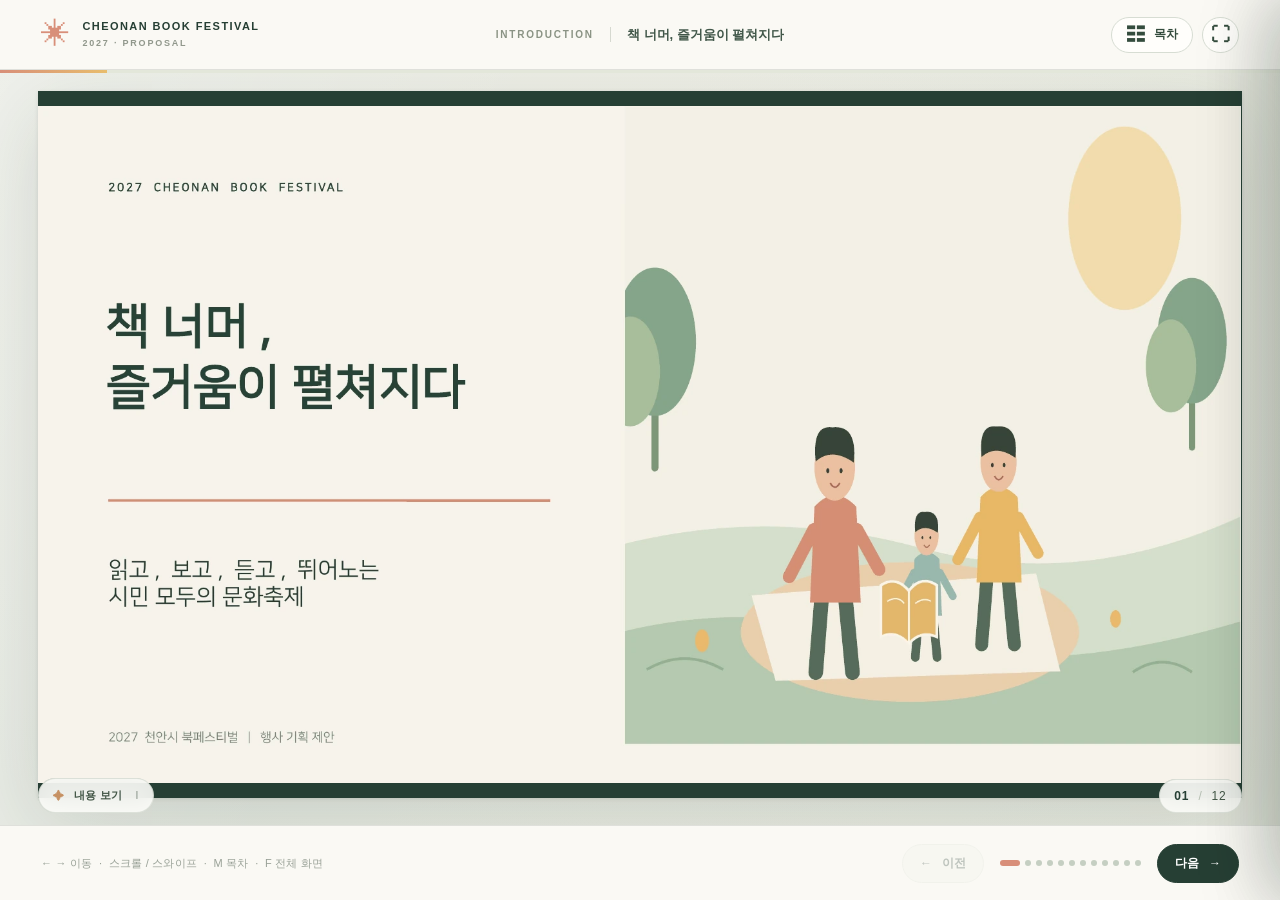
<file: 3.html>
<!DOCTYPE html>
<html lang="ko">
<head>
  <meta charset="UTF-8" />
  <meta name="viewport" content="width=device-width,initial-scale=1,viewport-fit=cover" />
  <meta name="theme-color" content="#263f34" />
  <meta name="description" content="2027 천안시 북페스티벌 행사 기획 제안 - 책 너머, 즐거움이 펼쳐지다" />
  <title>2027 천안시 북페스티벌 · 웹 프레젠테이션</title>
  <link rel="stylesheet" href="./styles.css" />
</head>
<body>
  <div class="app" id="app">
    <header class="topbar">
      <a href="#slide-1" id="brand" class="brand" aria-label="첫 슬라이드로 이동"><span class="brand-mark">✳</span><span>CHEONAN <strong>BOOK FESTIVAL</strong><small>2027 · PROPOSAL</small></span></a>
      <div class="topbar-center"><span class="eyebrow" id="sectionTag">INTRODUCTION</span><span class="header-divider"></span><span class="header-title" id="headerTitle">책 너머, 즐거움이 펼쳐지다</span></div>
      <div class="head-actions"><button id="indexToggle" class="header-button" aria-expanded="false" aria-controls="indexPanel" title="전체 목차 (M)"><span class="menu-icon">☷</span><span class="button-label">목차</span></button><button id="fullscreenBtn" class="header-button icon-only" title="전체 화면 (F)" aria-label="전체 화면">⛶</button></div>
    </header>
    <div class="progress" aria-hidden="true"><div id="progressFill"></div></div>
    <main class="stage" id="stage" tabindex="-1" aria-label="슬라이드 프레젠테이션">
      <div id="slides" class="slides" aria-live="polite"></div>
      <div class="stage-tools"><button class="tool-chip" id="detailToggle" aria-expanded="false" aria-controls="detailPanel"><span>✦</span> 내용 보기 <span class="shortcut">I</span></button><div class="stage-counter"><span id="currentPage">01</span><span class="divider-small">/</span><span>12</span></div></div>
    </main>
    <footer class="bottom-bar"><div class="footer-hint"><span class="desktop-hint">← → 이동 &nbsp;·&nbsp; 스크롤 / 스와이프 &nbsp;·&nbsp; M 목차 &nbsp;·&nbsp; F 전체 화면</span><span class="mobile-hint">좌우로 넘겨 이동하세요</span></div><div class="navigation"><button id="prevBtn" class="nav-button" aria-label="이전 슬라이드"><span>←</span><span class="nav-text">이전</span></button><div class="nav-dots" id="navDots" role="group" aria-label="슬라이드 바로가기"></div><button id="nextBtn" class="nav-button next" aria-label="다음 슬라이드"><span class="nav-text">다음</span><span>→</span></button></div></footer>
    <aside id="indexPanel" class="index-panel" aria-hidden="true"><div class="drawer-header"><div><span class="panel-eyebrow">EXPLORE THE FESTIVAL</span><h2>전체 슬라이드</h2></div><button class="close-btn" id="closeIndex" aria-label="목차 닫기">×</button></div><div id="indexGrid" class="index-grid"></div><p class="drawer-foot">2027 천안시 북페스티벌 · 행사 기획 제안</p></aside>
    <aside id="detailPanel" class="detail-panel" aria-hidden="true"><div class="drawer-header"><div><span class="panel-eyebrow" id="detailEyebrow"></span><h2 id="detailTitle"></h2></div><button class="close-btn" id="closeDetail" aria-label="내용 패널 닫기">×</button></div><div class="detail-body"><p class="detail-description" id="detailDescription"></p><div id="detailContent"></div></div><div class="detail-bottom">원본 프레젠테이션 내용 · 모바일 접근성 지원</div></aside>
    <div id="shade" class="shade" tabindex="-1"></div>
    <div id="toast" class="toast" role="status" aria-live="polite"></div>
  </div>
  <script src="./script.js" defer></script>
</body>
</html>
</file>
<file: styles.css>
:root{--deep:#263f34;--deep2:#1b3028;--paper:#f7f5ec;--cream:#f1eee3;--sage:#b0c5ac;--gold:#e8bd6d;--coral:#d88f79;--ink:#293b31;--muted:#7a8579;--line:rgba(41,59,49,.13);--head:70px;--footer:75px}*{box-sizing:border-box}html,body{margin:0;width:100%;height:100%;overflow:hidden}body{font-family: 'Pretendard','Noto Sans KR',-apple-system,BlinkMacSystemFont,'Segoe UI',sans-serif;background:#e8e7de;color:var(--ink);-webkit-font-smoothing:antialiased}button,a{-webkit-tap-highlight-color:transparent}button{font:inherit;cursor:pointer}button:focus-visible,a:focus-visible{outline:3px solid var(--coral);outline-offset:3px}.app{height:100dvh;display:flex;flex-direction:column;min-height:0;position:relative;background:var(--paper)}.topbar{height:var(--head);flex:none;display:grid;grid-template-columns:1fr 1.25fr 1fr;align-items:center;padding:0 clamp(18px,3.2vw,54px);background:#faf9f4;border-bottom:1px solid var(--line);z-index:5}.brand{display:flex;align-items:center;gap:11px;color:var(--deep);font-size:11px;line-height:1.2;font-weight:650;letter-spacing:.13em;text-decoration:none;white-space:nowrap}.brand strong{font-weight:800}.brand small{display:block;margin-top:5px;font-size:9px;letter-spacing:.2em;color:#91988c}.brand-mark{font-size:29px;color:var(--coral);font-weight:300;line-height:1}.topbar-center{display:flex;align-items:center;gap:16px;justify-content:center;min-width:0}.eyebrow,.panel-eyebrow{font-size:10px;letter-spacing:.18em;font-weight:750;color:#8a9384;white-space:nowrap}.header-divider{height:15px;width:1px;background:#d6d9d0}.header-title{font-size:13px;font-weight:600;color:#415749;overflow:hidden;text-overflow:ellipsis;white-space:nowrap}.head-actions{justify-self:end;display:flex;gap:9px}.header-button{height:36px;padding:0 14px;border:1px solid #d7ddd3;background:#fffefb;border-radius:30px;color:#344c3d;display:flex;align-items:center;gap:9px;font-size:12px;font-weight:650;transition:.2s}.header-button:hover,.nav-button:hover,.tool-chip:hover{background:#e5eade;border-color:#acbcaa}.header-button.icon-only{width:37px;justify-content:center;padding:0;font-size:19px}.menu-icon{font-size:19px;line-height:1}.progress{height:3px;flex:none;background:#e3e7da;z-index:5}.progress>div{height:100%;width:8.333%;background:linear-gradient(90deg,var(--coral),var(--gold));transition:width .55s cubic-bezier(.21,.8,.25,1)}.stage{position:relative;flex:1;min-height:0;display:flex;justify-content:center;align-items:center;padding:clamp(12px,2vh,26px) clamp(13px,3vw,44px) clamp(22px,3vh,34px);overflow:hidden;background:radial-gradient(ellipse at 50% 35%,#f4f2e9,#e3e7df 95%)}.stage:before{content:"";position:absolute;inset:0;pointer-events:none;background:linear-gradient(110deg,rgba(255,255,255,.35),transparent 35%,rgba(245,241,223,.2))}.slides{height:100%;width:100%;max-width:calc((100dvh - var(--head) - var(--footer) - 70px)*16/9);aspect-ratio:16/9;max-height:100%;position:relative;box-shadow:0 24px 75px rgba(27,49,38,.14),0 1px 4px rgba(0,0,0,.1);background:var(--deep);overflow:hidden;isolation:isolate}.slide{position:absolute;inset:0;opacity:0;visibility:hidden;transform:translateX(5%) scale(.985);transition:transform .72s cubic-bezier(.16,1,.3,1),opacity .52s ease,visibility .52s;will-change:transform,opacity;pointer-events:none}.slide.active{opacity:1;visibility:visible;transform:translateX(0) scale(1);pointer-events:auto;z-index:2}.slide.previous{transform:translateX(-5%) scale(.985)}.slide>img{width:100%;height:100%;object-fit:contain;display:block;user-select:none;-webkit-user-drag:none}.slide.active>img{animation:revealImage .85s ease both}@keyframes revealImage{from{filter:brightness(.94)}to{filter:brightness(1)}}.stage-tools{pointer-events:none;position:absolute;bottom:12px;left:clamp(13px,3vw,44px);right:clamp(13px,3vw,44px);display:flex;align-items:center;justify-content:space-between;z-index:4}.tool-chip,.stage-counter{pointer-events:auto;font-size:11px;color:#425646;border:1px solid rgba(150,165,146,.28);background:rgba(255,255,252,.87);backdrop-filter:blur(12px);border-radius:50px;padding:9px 14px;letter-spacing:.03em}.tool-chip{display:flex;gap:9px;align-items:center;font-weight:700;transition:.2s}.tool-chip>span:first-child{color:#c69163}.shortcut{opacity:.4;font-size:10px;margin-left:4px}.stage-counter{font-size:12px;min-width:75px;text-align:center;letter-spacing:.07em;font-variant-numeric:tabular-nums}.stage-counter #currentPage{font-weight:800;color:var(--deep)}.divider-small{margin:0 9px;color:#b5beb2}.bottom-bar{flex:none;height:var(--footer);padding:0 clamp(18px,3.2vw,54px);background:#faf9f4;border-top:1px solid var(--line);display:flex;justify-content:space-between;align-items:center;z-index:5}.footer-hint{font-size:11px;color:#9aa298;letter-spacing:.02em}.mobile-hint{display:none}.navigation{display:flex;align-items:center;gap:16px}.nav-button{background:#f0f2ea;border:1px solid #dce2d7;border-radius:100px;height:39px;display:flex;gap:10px;align-items:center;justify-content:center;color:var(--deep);font-size:12px;font-weight:750;padding:0 17px;transition:.2s}.nav-button.next{background:var(--deep);color:#fff;border-color:var(--deep)}.nav-button.next:hover{background:#456450}.nav-button:disabled{opacity:.28;cursor:not-allowed}.nav-dots{display:flex;gap:5px;align-items:center}.dot{height:6px;width:6px;padding:0;background:#c5cfc2;border:0;border-radius:20px;transition:.3s}.dot:hover{background:#89a18c}.dot.active{width:20px;background:var(--coral)}.shade{position:fixed;inset:0;background:rgba(20,37,29,.38);z-index:10;opacity:0;visibility:hidden;transition:.3s}.shade.visible{opacity:1;visibility:visible}.index-panel,.detail-panel{position:fixed;z-index:11;right:0;top:0;bottom:0;width:min(490px,100vw);background:#faf9f2;box-shadow:-16px 0 70px #16291b2d;transform:translateX(101%);transition:transform .5s cubic-bezier(.2,.85,.2,1);display:flex;flex-direction:column}.index-panel.open,.detail-panel.open{transform:translateX(0)}.drawer-header{flex:none;display:flex;align-items:flex-start;justify-content:space-between;padding:35px 30px 24px;border-bottom:1px solid var(--line)}.drawer-header h2{font-size:25px;letter-spacing:-.04em;margin:10px 0 0;color:var(--deep)}.close-btn{font-size:29px;line-height:1;height:38px;width:38px;border-radius:50%;background:#f0f0e8;border:1px solid #dddcd0;color:#637063}.index-grid{overflow:auto;padding:24px 23px;display:grid;grid-template-columns:1fr 1fr;align-content:start;gap:13px}.index-card{text-align:left;border:1px solid #e3e5d9;background:white;padding:7px 7px 12px;border-radius:11px;transition:.2s;min-width:0}.index-card:hover{transform:translateY(-3px);box-shadow:0 9px 24px #263f341a}.index-card.selected{border-color:var(--coral);box-shadow:0 0 0 1px var(--coral)}.index-card img{width:100%;aspect-ratio:16/9;object-fit:cover;border-radius:5px;display:block}.index-card .index-number{display:inline-block;font-size:10px;color:#aa8574;font-weight:750;letter-spacing:.08em;margin:10px 6px 4px}.index-card .index-name{display:block;font-size:12px;color:var(--deep);font-weight:700;margin:0 6px;white-space:nowrap;overflow:hidden;text-overflow:ellipsis}.drawer-foot{font-size:11px;color:#9a9e93;margin:auto 30px 25px;padding-top:18px}.detail-body{padding:27px 30px;overflow:auto;flex:1}.detail-description{font-size:15px;color:#738074;line-height:1.85;word-break:keep-all;margin:0 0 28px}.detail-list{list-style:none;margin:0;padding:0;display:grid;gap:12px}.detail-item{border:1px solid #e2e5d8;background:#fff;padding:16px 17px;border-radius:10px}.detail-item strong{display:block;font-size:14px;color:#31483a;margin-bottom:7px}.detail-item span{font-size:13px;color:#7a897a;line-height:1.65}.detail-note{font-size:12px;color:#8a9588;line-height:1.7;margin-top:24px;border-top:1px solid var(--line);padding-top:15px}.detail-bottom{border-top:1px solid var(--line);padding:16px 30px;font-size:11px;color:#9aa295}.toast{position:fixed;z-index:20;bottom:98px;left:50%;transform:translateX(-50%) translateY(12px);background:var(--deep);color:white;padding:11px 17px;border-radius:50px;font-size:12px;opacity:0;visibility:hidden;transition:.25s;pointer-events:none}.toast.show{opacity:1;visibility:visible;transform:translateX(-50%) translateY(0)}@media(max-width:900px){:root{--head:62px;--footer:68px}.topbar{grid-template-columns:auto 1fr}.topbar-center{display:none}.stage{padding:12px 12px 38px}.slides{max-width:100%;height:auto;max-height:100%;aspect-ratio:16/9}.stage-tools{bottom:10px;left:12px;right:12px}.footer-hint{display:none}.bottom-bar{justify-content:center}.navigation{width:100%;justify-content:space-between}.nav-dots{gap:4px}.nav-button{height:38px;padding:0 13px}}@media(max-width:520px){:root{--head:58px;--footer:69px}.topbar{padding:0 15px}.brand{font-size:9px;letter-spacing:.075em;gap:7px}.brand small{font-size:8px}.brand-mark{font-size:24px}.head-actions{gap:5px}.header-button{height:33px;padding:0 11px}.header-button.icon-only{width:33px}.stage{padding:5px 0 46px}.slides{width:100%;box-shadow:0 15px 50px #283f3429}.stage-tools{bottom:9px;left:10px;right:10px}.tool-chip{font-size:10px;padding:8px 12px}.stage-counter{padding:8px 10px}.nav-text{display:none}.nav-button{width:40px;padding:0;font-size:17px}.bottom-bar{padding:0 16px}.nav-dots{gap:5px}.dot{height:5px;width:5px}.dot.active{width:13px}.index-grid{gap:10px;padding:16px}.drawer-header{padding:23px 20px 20px}.drawer-header h2{font-size:22px}.detail-body{padding:23px 20px}.index-panel,.detail-panel{width:min(420px,100vw)}.toast{bottom:83px;white-space:nowrap}}@media(prefers-reduced-motion:reduce){*,*:before,*:after{animation-duration:.01ms!important;transition-duration:.01ms!important;scroll-behavior:auto!important}}:fullscreen .topbar,:fullscreen .bottom-bar,:fullscreen .progress{display:none}:fullscreen .stage{padding:0}:fullscreen .slides{max-width:100%;max-height:100%;width:100%;height:100%;aspect-ratio:auto;box-shadow:none}:fullscreen .slide>img{object-fit:contain}:fullscreen .stage-tools{bottom:18px}
</file>
